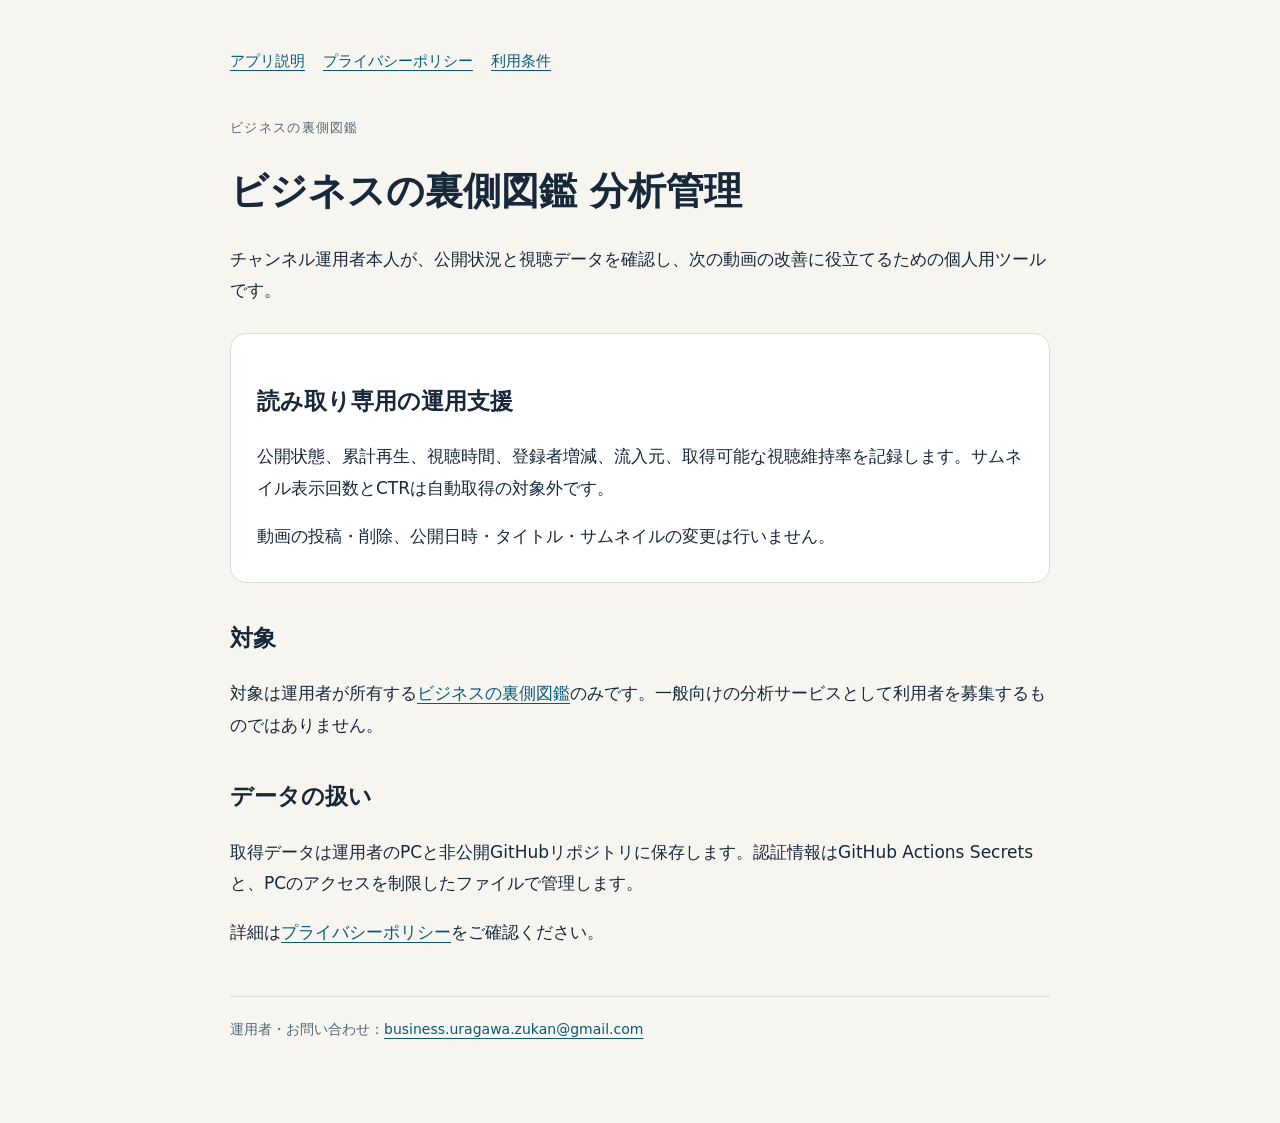
<file: index.html>
<!doctype html>
<html lang="ja"><meta charset="utf-8"><meta name="viewport" content="width=device-width,initial-scale=1">
<title>ビジネスの裏側図鑑 分析管理</title><link rel="stylesheet" href="style.css">
<main><nav><a href="index.html">アプリ説明</a><a href="privacy.html">プライバシーポリシー</a><a href="terms.html">利用条件</a></nav>
<p class="eyebrow">ビジネスの裏側図鑑</p><h1>ビジネスの裏側図鑑 分析管理</h1>
<p>チャンネル運用者本人が、公開状況と視聴データを確認し、次の動画の改善に役立てるための個人用ツールです。</p>
<section><h2>読み取り専用の運用支援</h2><p>公開状態、累計再生、視聴時間、登録者増減、流入元、取得可能な視聴維持率を記録します。サムネイル表示回数とCTRは自動取得の対象外です。</p><p>動画の投稿・削除、公開日時・タイトル・サムネイルの変更は行いません。</p></section>
<h2>対象</h2><p>対象は運用者が所有する<a href="https://www.youtube.com/channel/UCxdSFmsGvzZx4mJcUHJzZuQ">ビジネスの裏側図鑑</a>のみです。一般向けの分析サービスとして利用者を募集するものではありません。</p>
<h2>データの扱い</h2><p>取得データは運用者のPCと非公開GitHubリポジトリに保存します。認証情報はGitHub Actions Secretsと、PCのアクセスを制限したファイルで管理します。</p><p>詳細は<a href="privacy.html">プライバシーポリシー</a>をご確認ください。</p>
<footer>運用者・お問い合わせ：<a href="mailto:business.uragawa.zukan@gmail.com">business.uragawa.zukan@gmail.com</a></footer></main></html>
</file>
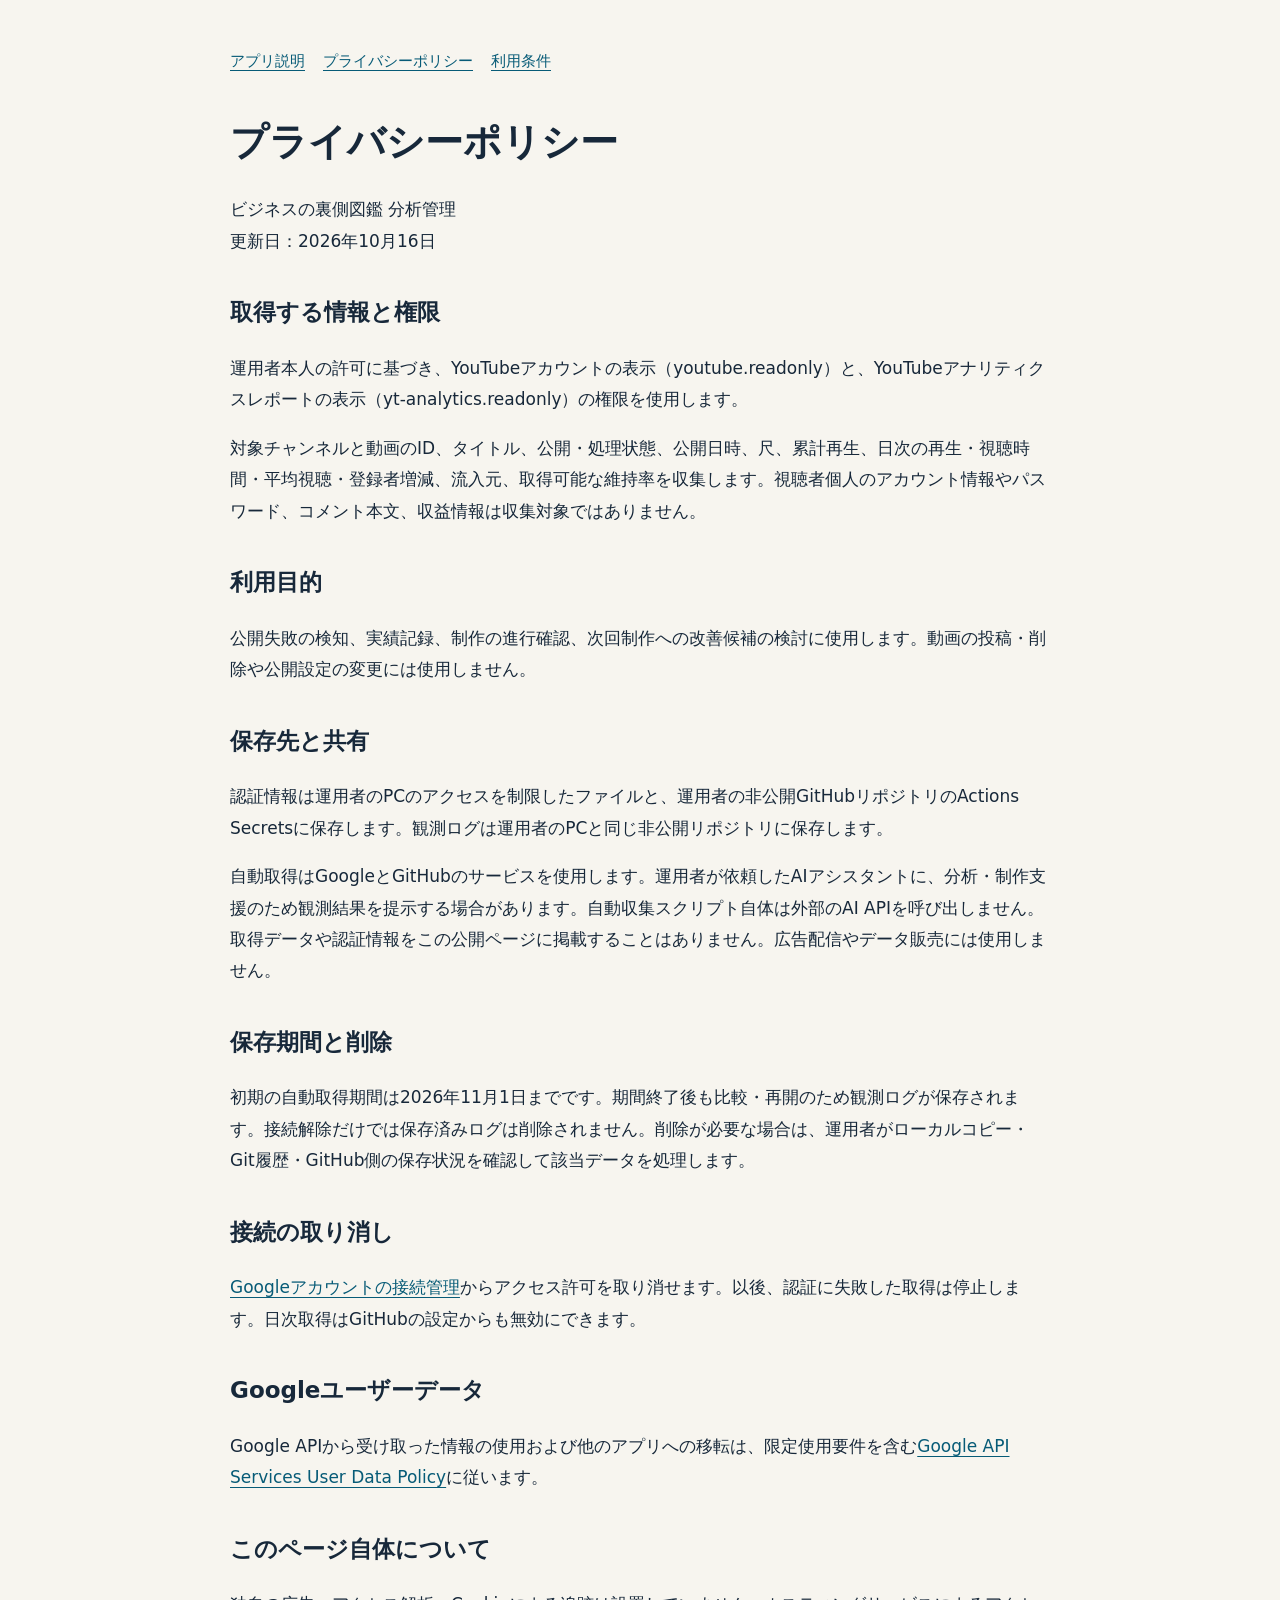
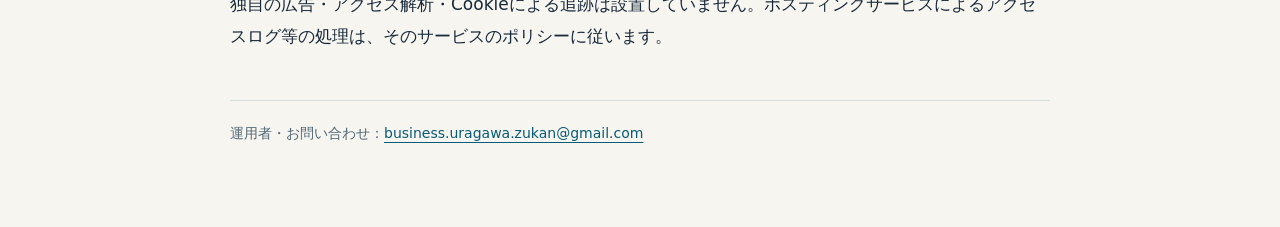
<file: privacy.html>
<!doctype html>
<html lang="ja"><meta charset="utf-8"><meta name="viewport" content="width=device-width,initial-scale=1">
<title>プライバシーポリシー｜ビジネスの裏側図鑑 分析管理</title><link rel="stylesheet" href="style.css">
<main><nav><a href="index.html">アプリ説明</a><a href="privacy.html">プライバシーポリシー</a><a href="terms.html">利用条件</a></nav>
<h1>プライバシーポリシー</h1><p>ビジネスの裏側図鑑 分析管理<br>更新日：2026年10月16日</p>
<h2>取得する情報と権限</h2><p>運用者本人の許可に基づき、YouTubeアカウントの表示（youtube.readonly）と、YouTubeアナリティクスレポートの表示（yt-analytics.readonly）の権限を使用します。</p>
<p>対象チャンネルと動画のID、タイトル、公開・処理状態、公開日時、尺、累計再生、日次の再生・視聴時間・平均視聴・登録者増減、流入元、取得可能な維持率を収集します。視聴者個人のアカウント情報やパスワード、コメント本文、収益情報は収集対象ではありません。</p>
<h2>利用目的</h2><p>公開失敗の検知、実績記録、制作の進行確認、次回制作への改善候補の検討に使用します。動画の投稿・削除や公開設定の変更には使用しません。</p>
<h2>保存先と共有</h2><p>認証情報は運用者のPCのアクセスを制限したファイルと、運用者の非公開GitHubリポジトリのActions Secretsに保存します。観測ログは運用者のPCと同じ非公開リポジトリに保存します。</p>
<p>自動取得はGoogleとGitHubのサービスを使用します。運用者が依頼したAIアシスタントに、分析・制作支援のため観測結果を提示する場合があります。自動収集スクリプト自体は外部のAI APIを呼び出しません。取得データや認証情報をこの公開ページに掲載することはありません。広告配信やデータ販売には使用しません。</p>
<h2>保存期間と削除</h2><p>初期の自動取得期間は2026年11月1日までです。期間終了後も比較・再開のため観測ログが保存されます。接続解除だけでは保存済みログは削除されません。削除が必要な場合は、運用者がローカルコピー・Git履歴・GitHub側の保存状況を確認して該当データを処理します。</p>
<h2>接続の取り消し</h2><p><a href="https://myaccount.google.com/connections">Googleアカウントの接続管理</a>からアクセス許可を取り消せます。以後、認証に失敗した取得は停止します。日次取得はGitHubの設定からも無効にできます。</p>
<h2>Googleユーザーデータ</h2><p>Google APIから受け取った情報の使用および他のアプリへの移転は、限定使用要件を含む<a href="https://developers.google.com/terms/api-services-user-data-policy">Google API Services User Data Policy</a>に従います。</p>
<h2>このページ自体について</h2><p>独自の広告・アクセス解析・Cookieによる追跡は設置していません。ホスティングサービスによるアクセスログ等の処理は、そのサービスのポリシーに従います。</p>
<footer>運用者・お問い合わせ：<a href="mailto:business.uragawa.zukan@gmail.com">business.uragawa.zukan@gmail.com</a></footer></main></html>
</file>
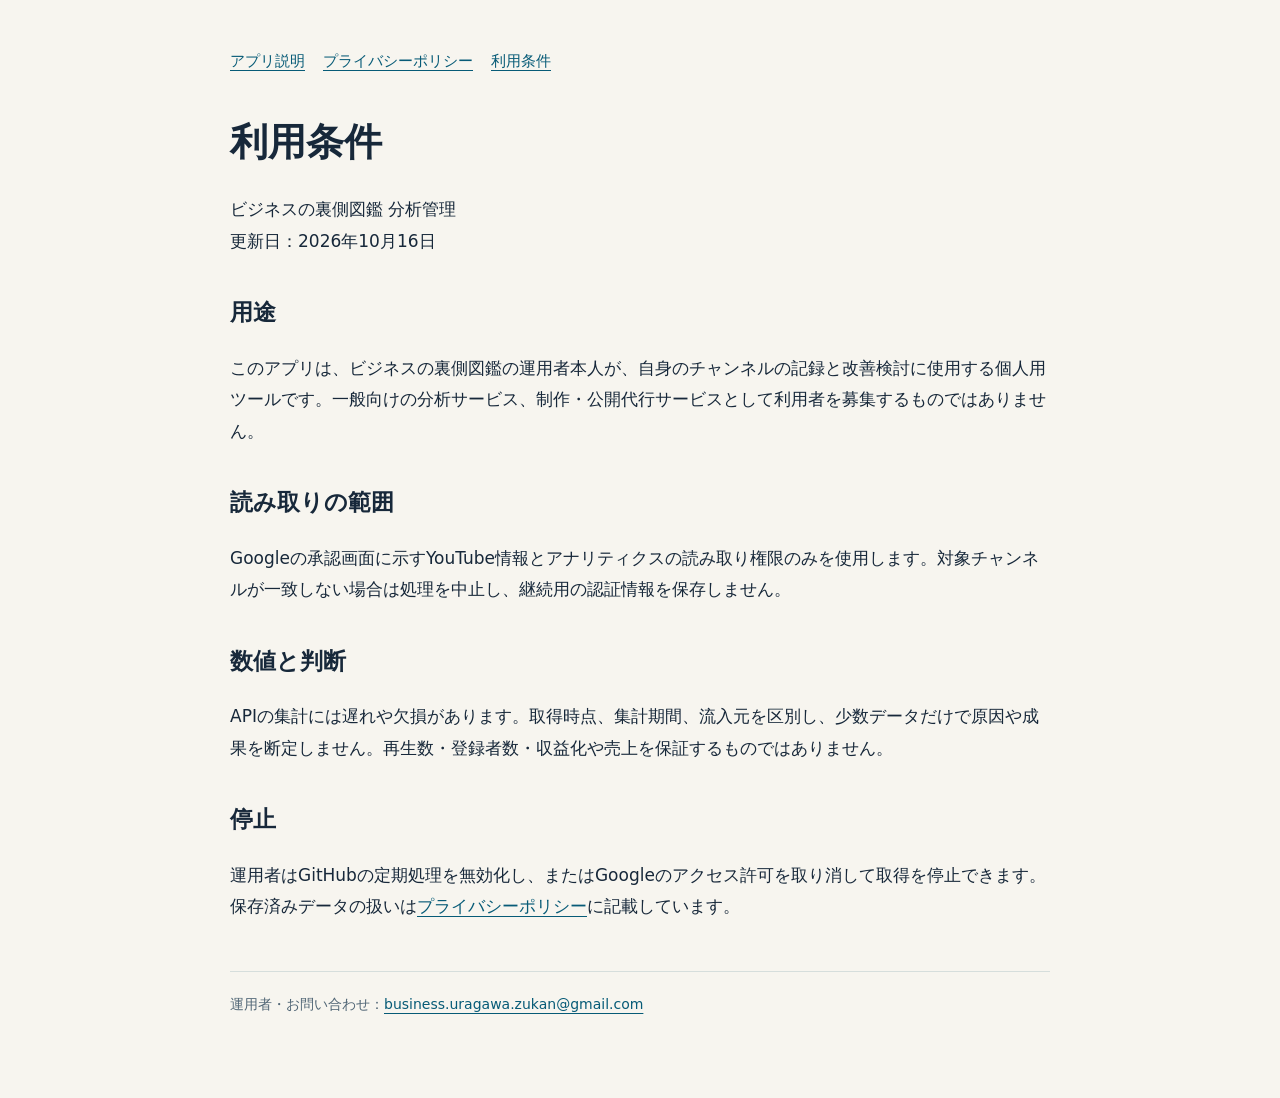
<file: terms.html>
<!doctype html>
<html lang="ja"><meta charset="utf-8"><meta name="viewport" content="width=device-width,initial-scale=1">
<title>利用条件｜ビジネスの裏側図鑑 分析管理</title><link rel="stylesheet" href="style.css">
<main><nav><a href="index.html">アプリ説明</a><a href="privacy.html">プライバシーポリシー</a><a href="terms.html">利用条件</a></nav>
<h1>利用条件</h1><p>ビジネスの裏側図鑑 分析管理<br>更新日：2026年10月16日</p>
<h2>用途</h2><p>このアプリは、ビジネスの裏側図鑑の運用者本人が、自身のチャンネルの記録と改善検討に使用する個人用ツールです。一般向けの分析サービス、制作・公開代行サービスとして利用者を募集するものではありません。</p>
<h2>読み取りの範囲</h2><p>Googleの承認画面に示すYouTube情報とアナリティクスの読み取り権限のみを使用します。対象チャンネルが一致しない場合は処理を中止し、継続用の認証情報を保存しません。</p>
<h2>数値と判断</h2><p>APIの集計には遅れや欠損があります。取得時点、集計期間、流入元を区別し、少数データだけで原因や成果を断定しません。再生数・登録者数・収益化や売上を保証するものではありません。</p>
<h2>停止</h2><p>運用者はGitHubの定期処理を無効化し、またはGoogleのアクセス許可を取り消して取得を停止できます。保存済みデータの扱いは<a href="privacy.html">プライバシーポリシー</a>に記載しています。</p>
<footer>運用者・お問い合わせ：<a href="mailto:business.uragawa.zukan@gmail.com">business.uragawa.zukan@gmail.com</a></footer></main></html>
</file>
<file: style.css>
body{margin:0;background:#f7f5ef;color:#17283a;font:17px/1.85 system-ui,sans-serif}main{max-width:820px;margin:auto;padding:48px 24px 80px}a{color:#075b77;text-underline-offset:4px}nav{display:flex;flex-wrap:wrap;gap:18px;margin:0 0 40px;font-size:15px}h1{font-size:clamp(26px,5vw,38px);line-height:1.4}h2{font-size:23px;margin-top:34px}p,li,a{overflow-wrap:anywhere}.eyebrow{font-size:13px;letter-spacing:.1em;color:#516676}section{background:white;border:1px solid #d6dedc;border-radius:16px;padding:12px 26px;margin:26px 0}footer{border-top:1px solid #d6dedc;margin-top:48px;padding-top:20px;font-size:14px;color:#516676}
</file>
